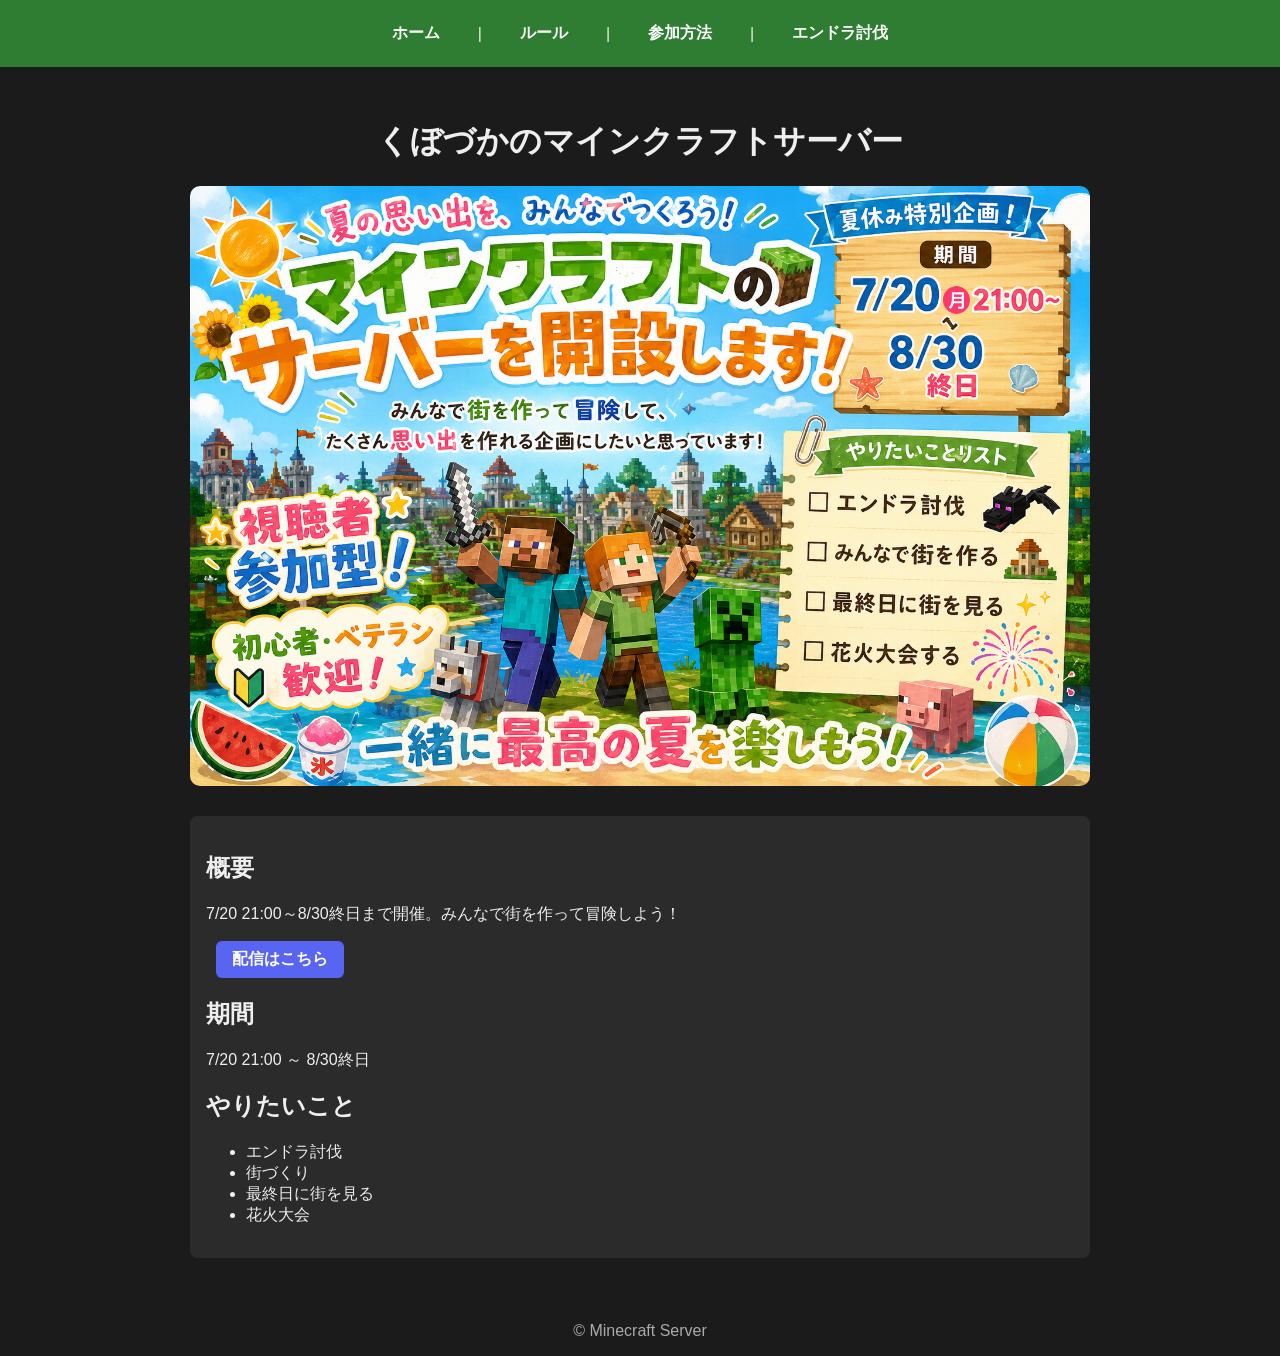
<file: index.html>
<!doctype html><html lang="ja"><head><meta charset="utf-8"><meta name="viewport" content="width=device-width,initial-scale=1"><link rel="stylesheet" href="css/style.css"><script defer src="js/script.js"></script><title>【夏休み限定】くぼづかのマインクラフトサーバー</title></head><body><header><nav><a href="index.html">ホーム</a> | <a href="rules.html">ルール</a> | <a href="join.html">参加方法</a> | <a href="enderdragon.html">エンドラ討伐</a></nav></header>
  <main>
 <h1>くぼづかのマインクラフトサーバー</h1>
    <section class="hero">
        <img src="image/top.png" alt="Minecraft Server">
    </section>

   

    <div class="card">
        <h2>概要</h2>
        <p>7/20 21:00～8/30終日まで開催。みんなで街を作って冒険しよう！</p>

        <a class="btn" href="https://www.twitch.tv/kubozuka_k" target="_blank" rel="noopener noreferrer">
          配信はこちら
        </a>

        <h2>期間</h2>
        <p>7/20 21:00 ～ 8/30終日</p>

        <h2>やりたいこと</h2>

        <ul>
            <li>エンドラ討伐</li>
            <li>街づくり</li>
            <li>最終日に街を見る</li>
            <li>花火大会</li>
        </ul>
    </div>

</main>
  <footer>© Minecraft Server</footer></body></html>
</file>
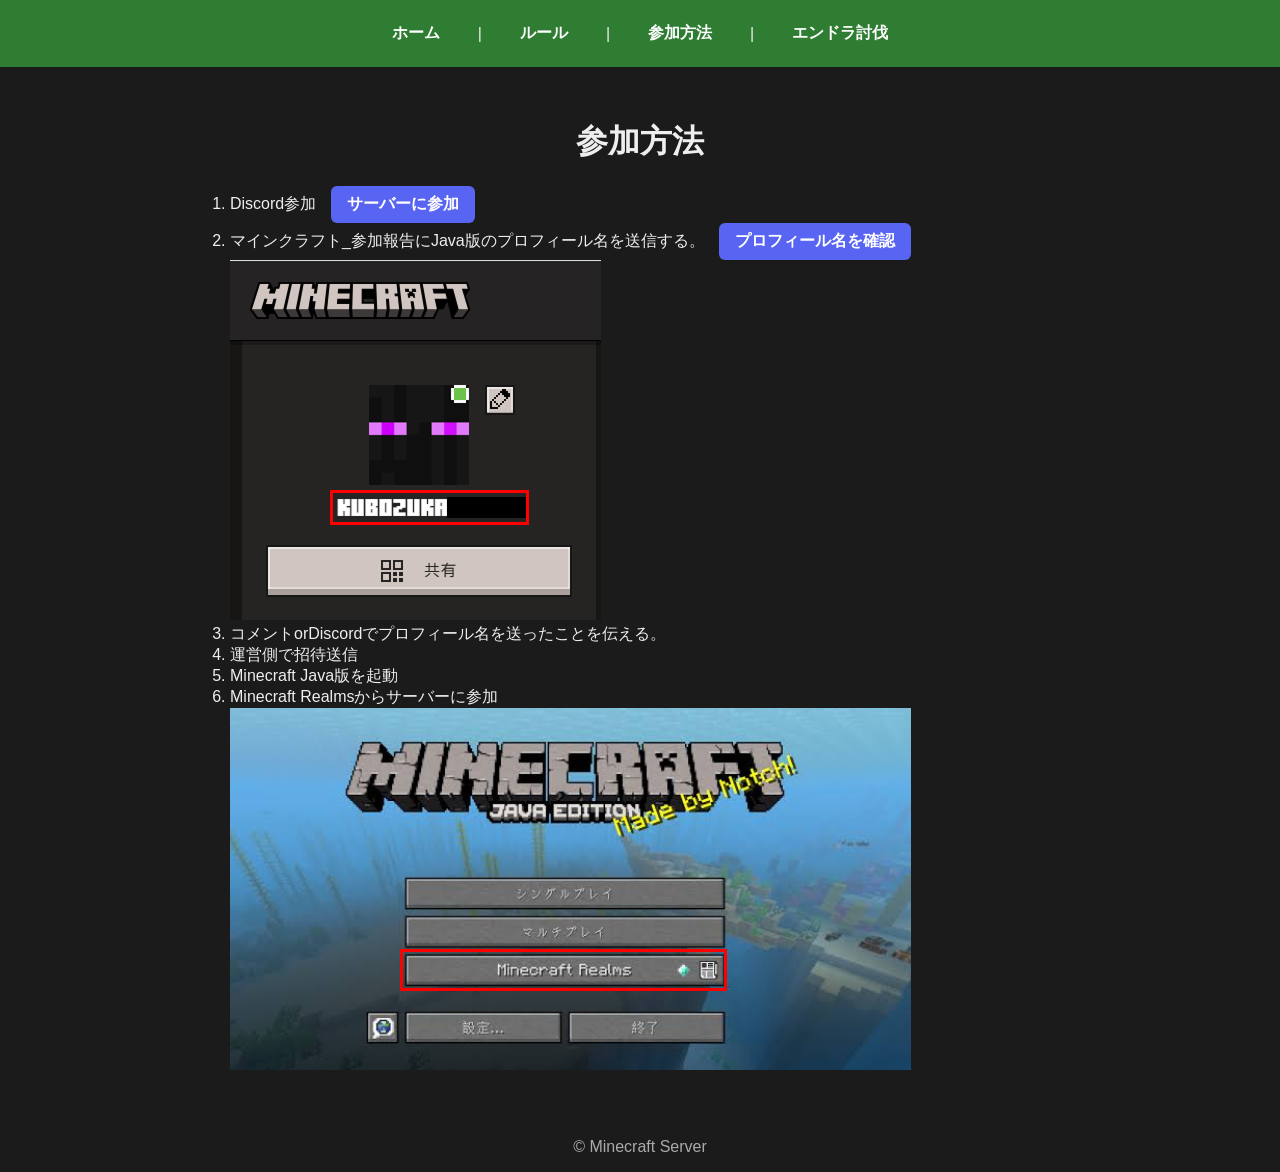
<file: join.html>
<!doctype html><html lang="ja"><head><meta charset="utf-8"><meta name="viewport" content="width=device-width,initial-scale=1"><link rel="stylesheet" href="css/style.css"><script defer src="js/script.js"></script><title>join.html</title></head><body><header><nav><a href="index.html">ホーム</a> | <a href="rules.html">ルール</a> | <a href="join.html">参加方法</a> | <a href="enderdragon.html">エンドラ討伐</a></nav></header>
  <main><h1>参加方法</h1><ol>
    <li>Discord参加    
      <a class="btn" href="https://discord.gg/zSXzCsfFfS" target="_blank" rel="noopener noreferrer">
        サーバーに参加
    </a>　</li> 
    <li>マインクラフト_参加報告にJava版のプロフィール名を送信する。
          <a class="btn" href="https://www.minecraft.net/ja-jp/msaprofile" target="_blank" rel="noopener noreferrer">
        プロフィール名を確認
    </a>
      <br/>
      <img src="image/profile.png" alt="profile"/>
    </li>
    <li>コメントorDiscordでプロフィール名を送ったことを伝える。</li>
    <li>運営側で招待送信</li>
    <li>Minecraft Java版を起動</li>
    <li>Minecraft Realmsからサーバーに参加
          <br/>
      <img src="image/realms.png" alt="realms"/>
    </li></ol>
  </main><footer>© Minecraft Server</footer></body></html>
</file>
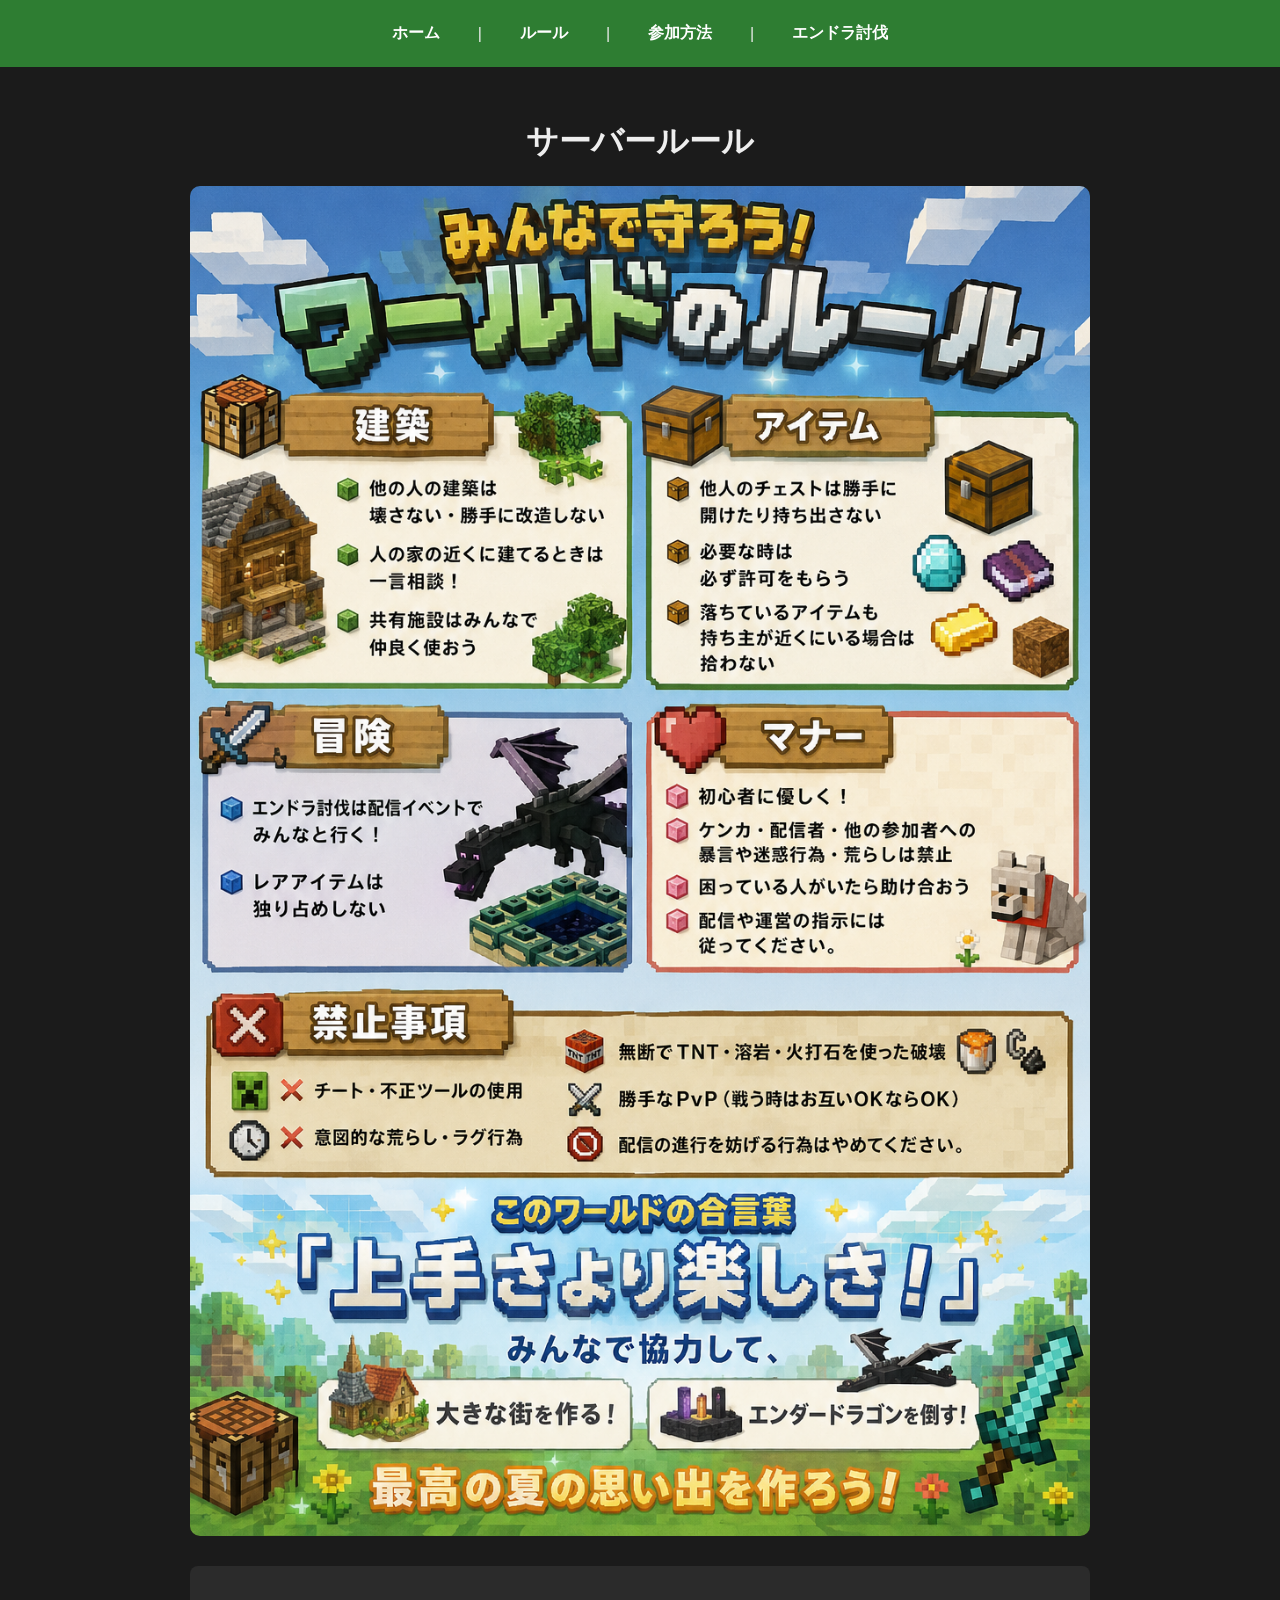
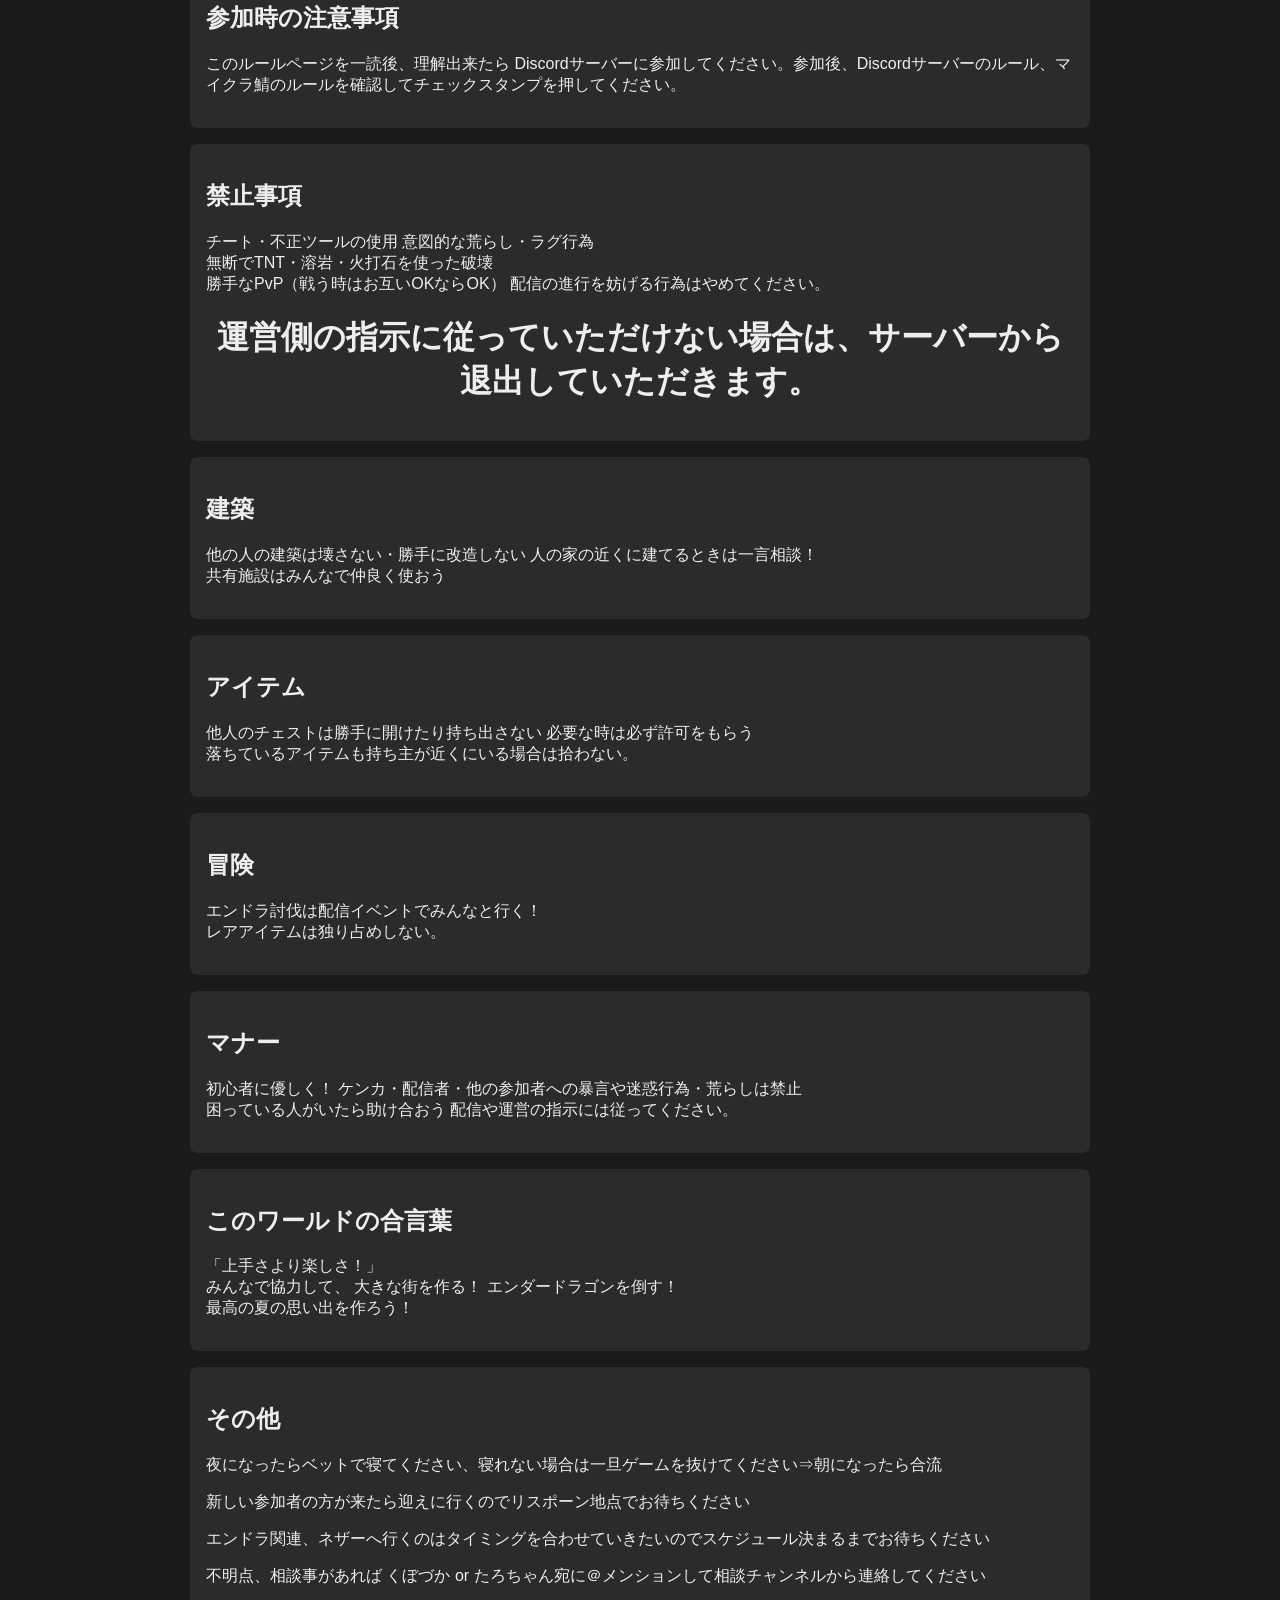
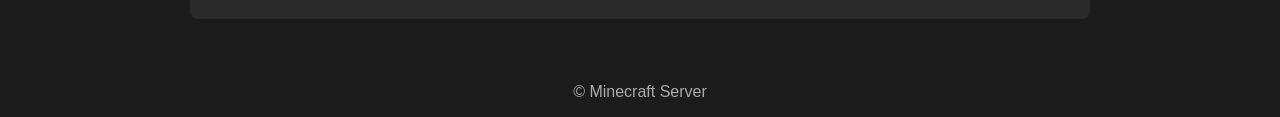
<file: rules.html>
<!doctype html><html lang="ja"><head><meta charset="utf-8"><meta name="viewport" content="width=device-width,initial-scale=1"><link rel="stylesheet" href="css/style.css"><script defer src="js/script.js"></script>
  <title>rules.html</title></head><body><header><nav><a href="index.html">ホーム</a> | <a href="rules.html">ルール</a> | <a href="join.html">参加方法</a> | <a href="enderdragon.html">エンドラ討伐</a></nav></header><main><h1>サーバールール</h1>
    <section class="hero">
        <img src="image/rule.png" alt="Minecraft Server">
    </section>
            <div class='card'><h2>参加時の注意事項</h2><p>このルールページを一読後、理解出来たら
              Discordサーバーに参加してください。参加後、Discordサーバーのルール、マイクラ鯖のルールを確認してチェックスタンプを押してください。</p>
        </div>
        <div class='card'><h2>禁止事項</h2><p>チート・不正ツールの使用 意図的な荒らし・ラグ行為 <br/>無断でTNT・溶岩・火打石を使った破壊 <br/>勝手なPvP（戦う時はお互いOKならOK）
配信の進行を妨げる行為はやめてください。</p>
        <h1>運営側の指示に従っていただけない場合は、サーバーから退出していただきます。</h1>
        </div>
    <div class='card'>
      <h2>建築</h2><p>他の人の建築は壊さない・勝手に改造しない 人の家の近くに建てるときは一言相談！ <br/>共有施設はみんなで仲良く使おう</p></div>
    <div class='card'><h2>アイテム</h2><p>他人のチェストは勝手に開けたり持ち出さない 必要な時は必ず許可をもらう <br/>落ちているアイテムも持ち主が近くにいる場合は拾わない。</p></div>
    <div class='card'><h2>冒険</h2><p>エンドラ討伐は配信イベントでみんなと行く！ <br/>レアアイテムは独り占めしない。</p>
    </div><div class='card'><h2>マナー</h2><p>初心者に優しく！ ケンカ・配信者・他の参加者への暴言や迷惑行為・荒らしは禁止 <br/>困っている人がいたら助け合おう 配信や運営の指示には従ってください。</p></div>

    <div class='card'><h2>このワールドの合言葉</h2><p>「上手さより楽しさ！」 <br/>みんなで協力して、 大きな街を作る！ エンダードラゴンを倒す！ <br/>最高の夏の思い出を作ろう！
</p></div>
      <div class='card'><h2>その他</h2>
        <p>夜になったらベットで寝てください、寝れない場合は一旦ゲームを抜けてください⇒朝になったら合流</p>
        <p> 新しい参加者の方が来たら迎えに行くのでリスポーン地点でお待ちください</p>
        <p>エンドラ関連、ネザーへ行くのはタイミングを合わせていきたいのでスケジュール決まるまでお待ちください</p>
        <p>不明点、相談事があれば くぼづか or たろちゃん宛に＠メンションして相談チャンネルから連絡してください</p>
      </div>
  </main><footer>© Minecraft Server</footer></body></html>
</file>
<file: css/style.css>
body{font-family:Arial,sans-serif;background:#1b1b1b;color:#eee;margin:0}header{background:#2e7d32;padding:1rem;position:sticky;top:0}nav a{color:#fff;margin:.5rem;text-decoration:none}main{max-width:900px;margin:auto;padding:2rem}.card{background:#2b2b2b;padding:1rem;border-radius:8px;margin:1rem 0}footer{text-align:center;padding:1rem;color:#aaa}

/* ヘッダー */

header{
    background:#2e7d32;
    padding:15px 0;
    position:sticky;
    top:0;
    z-index:100;
}

/* メニューを中央寄せ */

nav{
    display:flex;
    justify-content:center;
    align-items:center;
    gap:30px;
    flex-wrap:wrap;
}

nav a{
    color:white;
    text-decoration:none;
    font-weight:bold;
    transition:.3s;
}

nav a:hover{
    color:#9cff6d;
}

/* TOP画像 */

.hero{
    margin-bottom:30px;
}

.hero img {
    width: 100%;
    height: auto;
    display: block;
    border-radius: 10px;
}

/* タイトル */

h1{
    text-align:center;
}

.btn {
    display: inline-block;
    margin-left: 10px;
    padding: 8px 16px;
    background-color: #5865F2; /* Discordカラー */
    color: #fff;
    text-decoration: none;
    border-radius: 6px;
    font-weight: bold;
    transition: background-color 0.3s, transform 0.2s;
}

.btn:hover {
    background-color: #4752C4;
    transform: translateY(-2px);
}

.btn:active {
    transform: translateY(0);
}
</file>
